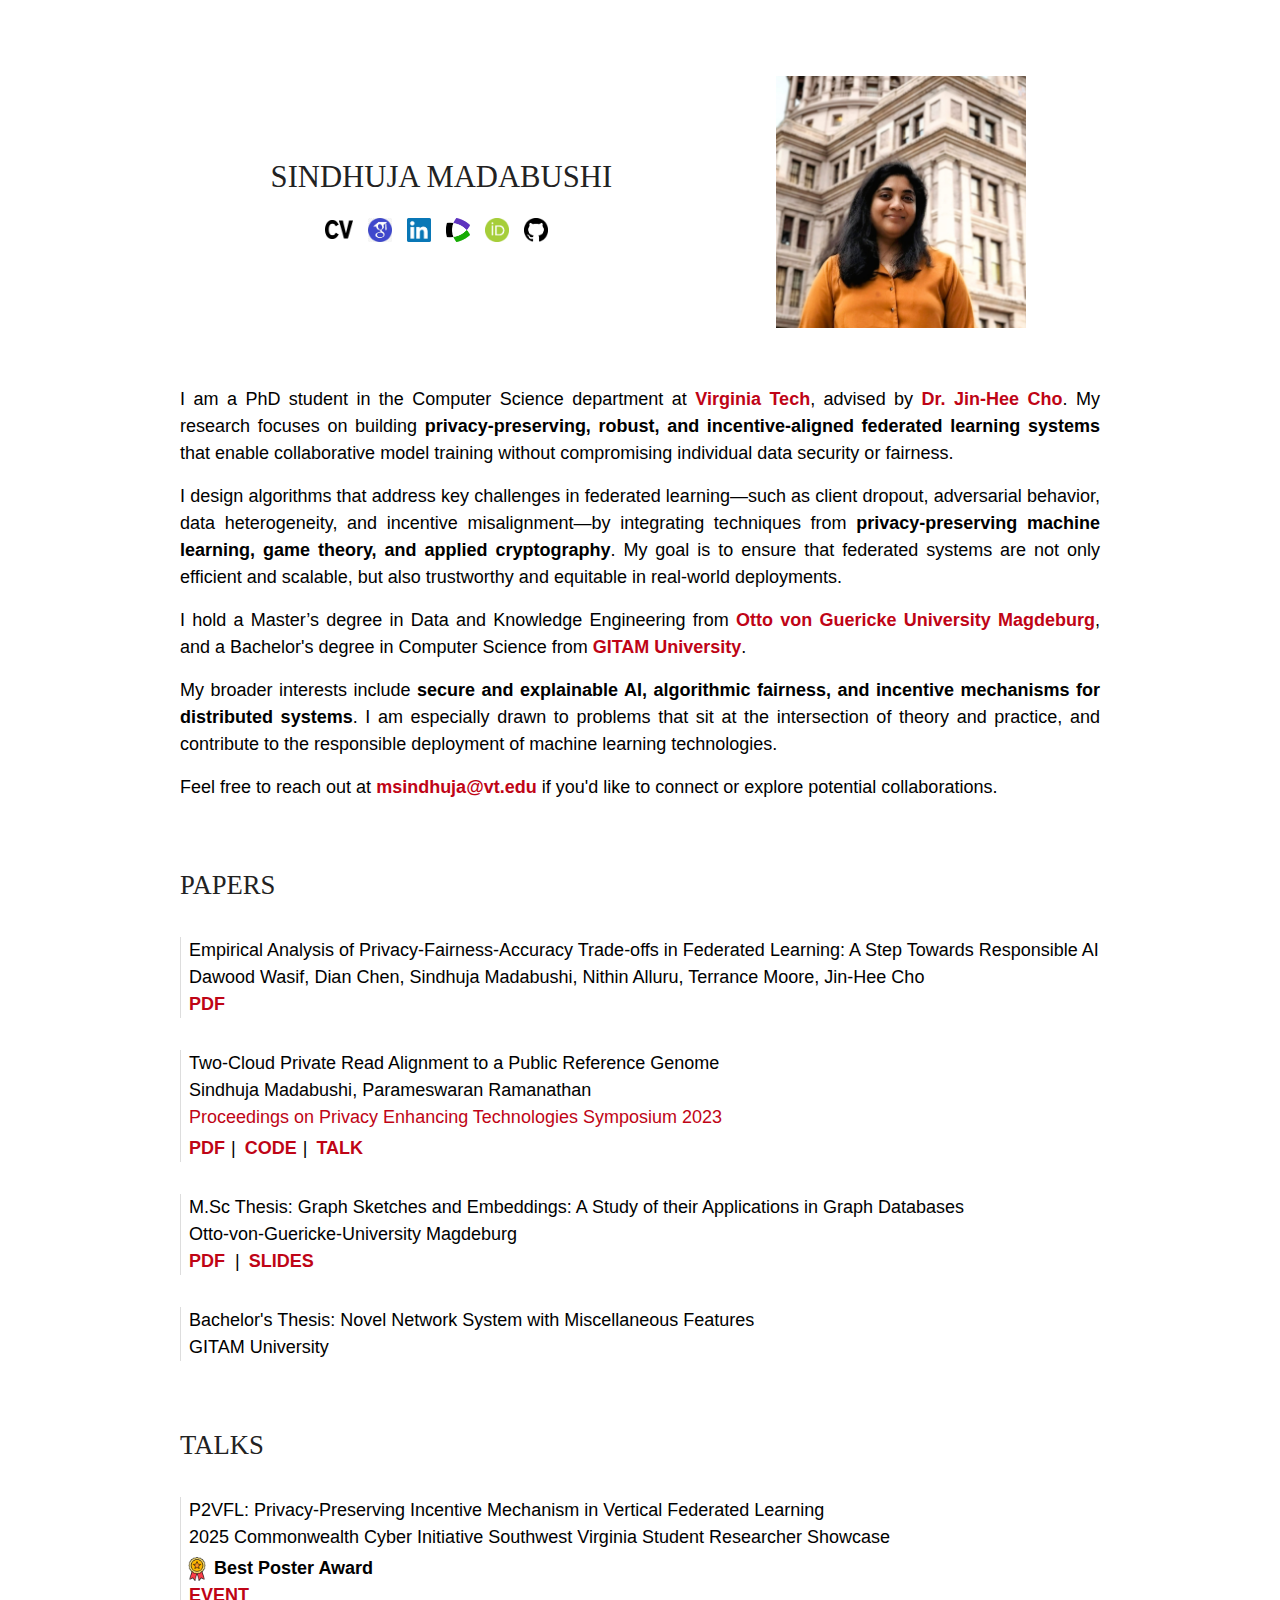
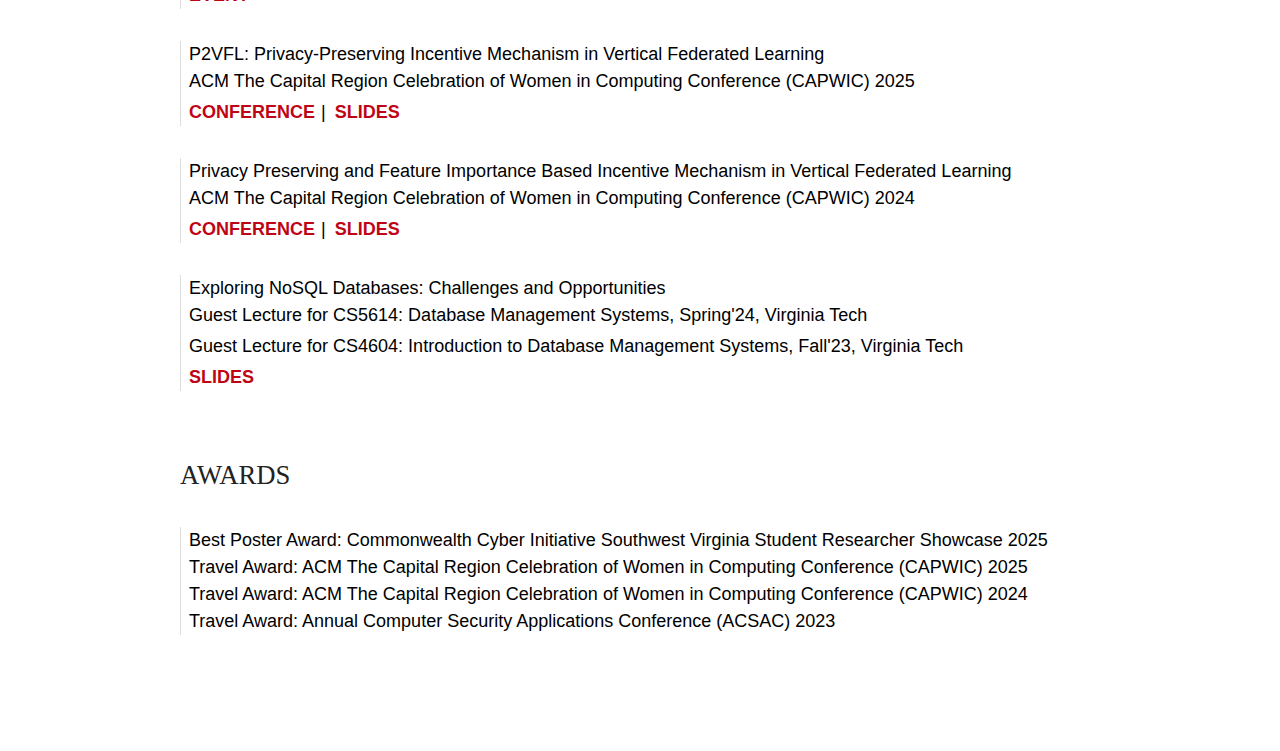
<file: index.html>
<!doctype html>
<html lang="en">
  <head>

    <!-- Required meta tags -->
    <meta charset="utf-8">
    <meta name="viewport" content="width=device-width, initial-scale=1, shrink-to-fit=no">
    <meta name="description" content="PhD Student at Virginia Tech">
    <meta name="author" content="Sindhuja Madabushi">
    <meta name="theme-color" content="#222222">

<!--     <link rel="apple-touch-icon" sizes="180x180" href="images/nicons/SM.png">
    <link rel="icon" type="image/png" sizes="32x32" href="images/nicons/favicon-32x32.png">
    <link rel="icon" type="image/png" sizes="16x16" href="images/nicons/favicon-16x16.png">
 -->

    <link rel="apple-touch-icon" sizes="180x180" href="images/nicons/SM.png">
    <link rel="icon" type="image/png" sizes="32x32" href="images/nicons/SM_32.png">
    <link rel="icon" type="image/png" sizes="16x16" href="images/nicons/SM_16.png">

    
    <!-- Bootstrap CSS -->
    <link rel="stylesheet" href="https://stackpath.bootstrapcdn.com/bootstrap/4.4.1/css/bootstrap.min.css" integrity="sha384-Vkoo8x4CGsO3+Hhxv8T/Q5PaXtkKtu6ug5TOeNV6gBiFeWPGFN9MuhOf23Q9Ifjh" crossorigin="anonymous">
    <link rel="stylesheet" href="assets/style.css">
      
    <title>Sindhuja Madabushi</title>
  </head>
  <body>
<!-- <h1>Website under construction</h1>  -->
    <div class="container pt-5 allstuffp" style="padding-top: 0px !important;">

            <div class="row pt-5 allstuff" style="padding-top: 40px !important;margin-bottom: 100px">
            <div class="col-md-10 pt-5 about" style="padding-top: 0px !important; margin: auto">
                
              <table style="width: 100%; border-collapse: collapse; text-align: center;padding-bottom: 25px">
                    <tr>
                      
                      <td style="padding: 20px;">
                        <p class="name" style="color: rgb(34, 34, 34); font-size: 23pt; font-family: Avenir; text-align: center;">SINDHUJA MADABUSHI</p>
                         <div>
                            <!-- Icons below the name -->
                            <a href="assets/Resume__Copy_.pdf" target="blank" style="margin-right: 10px;">
                              <img src="images/CV.png" alt="GitHub" style="width: 28px; height: 19px !important;">
                            </a>
                            <a href="https://scholar.google.com/citations?user=VlN4J6QAAAAJ&hl=en&oi=ao" target="blank" style="margin-right: 10px;">
                              <img src="images/googlescholar.png" alt="Google Scholar" style="width: 24px; height: 24px;">
                            </a>
                            <a href="https://www.linkedin.com/in/sindhuja-madabushi/" target="blank" style="margin-right: 10px;">
                              <img src="images/linkedin.png" alt="CV" style="width: 24px; height: 24px;">
                            </a>
                            <a href="https://www.webofscience.com/wos/author/record/LLL-8038-2024" target="blank" style="margin-right: 10px;">
                              <img src="images/WOS.png" alt="Twitter" style="width: 24px; height: 24px;">
                            </a>
                            <a href="https://orcid.org/my-orcid?orcid=0000-0002-8752-4872" target="blank" style="margin-right: 10px;">
                              <img src="images/orcid.png" alt="LinkedIn" style="width: 24px; height: 24px;">
                            </a>
                            <a href="https://github.com/sindhujamadabushi" target="blank" style="margin-right: 10px;">
                              <img src="images/github.png" alt="Extra" style="width: 24px; height: 24px;">
                            </a>
                          </div>
                      </td>
                      
                      
                      <td style="padding: 20px;">
                         <img src="images/madabushi_profile_pic.jpeg" class="profilepic pt-3 pb-2" style="width:250px">
                      </td>
                    </tr>
                  </table>
              
             
<!--                  <p style="padding-top: 30px !important;"> I am a PhD student in the Computer Science department at<b> <a href="https://www.vt.edu" target="blank">Virginia Tech</a></b> advised by <b><a href="https://people.cs.vt.edu/jicho/index.html" target="blank">Jin-Hee Cho</a></b>. My research focuses on privacy, security, fairness, and incentives in federated learning to enable collaborative machine learning while safeguarding individuals' data.</p>
                <p>Previously, I conducted research at <b><a href="https://www.wisc.edu" target="blank">University of Wisconsin-Madison</a></b> where I worked with <b><a href="https://ramanathan.ece.wisc.edu" target="blank">Parmeswaran Ramanathan</a></b> to design privacy-preserving algorithms for human genome read alignment. I received my Master's degree in Data and Knowledge Engineering from <b><a href="https://www.ovgu.de" target="blank">Otto-von-Guericke Universität Magdeburg</a></b>, and my Bachelor's degree in Computer Science from <b><a href="https://www.gitam.edu" target="blank">GITAM University</a></b>.</p>
             
             <p>My research interests encompass privacy and robustness in federated learning, design of privacy-preserving algorithms and incentive mechanisms, explainable AI, and applied cryptography. Through my work on federated learning and the design of incentive mechanisms, I aim to address critical challenges, ensuring that these systems are not only effective and efficient but also equitable and trustworthy. </p>
              <p>Feel free to email me at <a class="" target="_blank" href="mailto:msindhuja@vt.edu"> msindhuja@vt.edu</a> to discuss potential collaborations!</p> -->
                
              <p style="padding-top: 30px !important;">
                I am a PhD student in the Computer Science department at <b><a href="https://www.vt.edu" target="_blank">Virginia Tech</a></b>, advised by <b><a href="https://people.cs.vt.edu/jicho/index.html" target="_blank">Dr. Jin-Hee Cho</a></b>. My research focuses on building <b>privacy-preserving, robust, and incentive-aligned federated learning systems</b> that enable collaborative model training without compromising individual data security or fairness.</p>
            
            <p>
                I design algorithms that address key challenges in federated learning—such as client dropout, adversarial behavior, data heterogeneity, and incentive misalignment—by integrating techniques from <b>privacy-preserving machine learning, game theory, and applied cryptography</b>. My goal is to ensure that federated systems are not only efficient and scalable, but also trustworthy and equitable in real-world deployments.</p>
            
            <p>
                I hold a Master’s degree in Data and Knowledge Engineering from <b><a href="https://www.ovgu.de" target="_blank">Otto von Guericke University Magdeburg</a></b>, and a Bachelor's degree in Computer Science from <b><a href="https://www.gitam.edu" target="_blank">GITAM University</a></b>.</p>
            
            <p>
                My broader interests include <b>secure and explainable AI, algorithmic fairness, and incentive mechanisms for distributed systems</b>. I am especially drawn to problems that sit at the intersection of theory and practice, and contribute to the responsible deployment of machine learning technologies.</p>
            
            <p>
                Feel free to reach out at <a href="mailto:msindhuja@vt.edu" target="_blank">msindhuja@vt.edu</a> if you'd like to connect or explore potential collaborations.</p>
                          
              
              
              <p class="header pt-5" style="color: rgb(34, 34, 34); font-size: 20pt; font-family: Avenir;">PAPERS</p>


              
                <div class="py-2">
                 <p class="paper my-2 pl-2">
                     <span class="papertitle">Empirical Analysis of Privacy-Fairness-Accuracy Trade-offs in Federated Learning: A Step Towards Responsible AI</span><br>
                     Dawood Wasif, Dian Chen, <span class="thisauthor">Sindhuja Madabushi</span>, Nithin Alluru, Terrance Moore, Jin-Hee Cho</br>
                     <a class="tag" href="https://arxiv.org/pdf/2503.16233?" target="_blank">PDF</a>
                   
                 </p>
                 </div>

              
              
              <div class="py-2">
                 <p class="paper my-2 pl-2">
                     <span class="papertitle">Two-Cloud Private Read Alignment to a Public Reference Genome</span><br>
                     <span class="thisauthor">Sindhuja Madabushi</span>, Parameswaran Ramanathan</br>
                     <span class="conf"><a class="confshort" href="https://petsymposium.org/2023/">Proceedings on Privacy Enhancing Technologies Symposium 2023</a>  </span><br>
                     <a class="tag" href="https://petsymposium.org/popets/2023/popets-2023-0062.pdf" target="_blank">PDF</a><span class="tagsep">|</span>
                   <a class="tag" href="https://github.com/sindhujamadabushi/TwoCloudShuffledBWT" target="_blank">CODE</a><span class="tagsep">|</span>
                     <a class="tag" href="https://www.youtube.com/watch?v=cMCEkCwrV1M" target="_blank">TALK</a>
                 </p>
                 </div>
                 
              <div class="py-2">
                 <p class="paper my-2 pl-2">
                     <span class="papertitle">M.Sc Thesis: Graph Sketches and Embeddings: A Study of their Applications in Graph Databases</span><br>
                   Otto-von-Guericke-University Magdeburg</br>
 <!--                <span class="conf"><a class="confshort" href="https://www.inf.ovgu.de/inf/en/Study/Being+a+student/Incoming/FIN+Officials.html"> Otto-von-Guericke-University Magdeburg</a></span><br> -->
                     <a class="tag" href="https://wwwiti.cs.uni-magdeburg.de/iti_db/publikationen/ps/auto/madabushi2019graphsketches.pdf" target="_blank">PDF</a><span class="tagsep"><span class="tagsep">|</span> 
                     <a class="tag" href="assets/madabushi_2019_graphsketches_slides.pdf" target="_blank">SLIDES</a>
                 </p>
                 </div>

              <div class="py-2">
                 <p class="paper my-2 pl-2">
                     <span class="papertitle">Bachelor's Thesis: Novel Network System with Miscellaneous Features</span><br>
                      GITAM University</br>
                    
                 </p>
                 </div>
                 
              <p class="header pt-5" style="color: rgb(34, 34, 34); font-size: 20pt; font-family: Avenir;">TALKS</p>       
                <div class="py-2">
                    <p class="paper my-2 pl-2">
                        <span class="papertitle">P2VFL: Privacy-Preserving Incentive Mechanism in Vertical Federated Learning</span><br>
                
                        <span class="conf">2025 Commonwealth Cyber Initiative Southwest Virginia Student Researcher Showcase</span><br>
                        <img src="images/award.png" alt="Award" style="height: 24px !important; vertical-align: middle; margin-left: -4px !important; width: 24px !important;">
                        <span class="papertag" style="font-weight: bold;">Best Poster Award</span></br>
                        <a class="tag" href="https://cyberinitiative-swva.org/news/events/cci-student-researcher-showcase-2025.html" target="_blank">EVENT</a>
<!--                         <span class="tagsep">|</span> -->
<!--                         <a class="tag" href="" target="_blank">POSTER</a> -->
                    </p>
                  </div>
            

              
                  <div class="py-2">
                 <p class="paper my-2 pl-2">
                     <span class="papertitle">P2VFL: Privacy-Preserving Incentive Mechanism in Vertical Federated Learning</span><br>

                     <span class="conf">ACM The Capital Region Celebration of Women in Computing Conference (CAPWIC) 2025</span><br>
                     <a class="tag" href="https://capwic.org" target="_blank">CONFERENCE</a><span class="tagsep">|</span>
                     <a class="tag" href=""
                         target="_blank">SLIDES</a>
                 </p>
                 </div>
              
                 <div class="py-2">
                 <p class="paper my-2 pl-2">
                     <span class="papertitle">Privacy Preserving and Feature Importance Based Incentive Mechanism in Vertical Federated Learning</span><br>

                     <span class="conf">ACM The Capital Region Celebration of Women in Computing Conference (CAPWIC) 2024</span><br>
                     <a class="tag" href="https://capwic.org/conferences/2024/" target="_blank">CONFERENCE</a><span class="tagsep">|</span>
                     <a class="tag" href="assets/Sindhuja_CAPWIC_talk_VFL_2024.pdf"
                         target="_blank">SLIDES</a>
                 </p>
                 </div>
                 <div class="py-2">
                 <p class="paper my-2 pl-2">
                     <span class="papertitle">Exploring NoSQL Databases: Challenges and Opportunities</span><br>
                      <span class="conf">Guest Lecture for CS5614: Database Management Systems, Spring'24, Virginia Tech</span><br>
                       <span class="conf">Guest Lecture for CS4604: Introduction to Database Management Systems, Fall'23, Virginia Tech</span><br>
                     
                     <a class="tag" href="assets/Exploring NoSQL Databases_ Challenges and Opportunities.pdf" target="_blank">SLIDES</a>
                 </p>
                 </div>

             <p class="header pt-5" style="color: rgb(34, 34, 34); font-size: 20pt; font-family: Avenir;">AWARDS</p>
                 <div class="py-2">
                 <p class="paper my-2 pl-2">
                   <span class="papertitle">Best Poster Award: Commonwealth Cyber Initiative Southwest Virginia Student Researcher Showcase 2025</a></span><br>
                   
                   <span class="papertitle">Travel Award: ACM The Capital Region Celebration of Women in Computing Conference (CAPWIC) 2025</a></span><br>
                     <span class="papertitle">Travel Award: ACM The Capital Region Celebration of Women in Computing Conference (CAPWIC) 2024</a></span><br>
                      <span class="papertitle">Travel Award: Annual Computer Security Applications Conference (ACSAC) 2023</a></span><br>
                     
                 </p>
                 </div>

              
<!--               <a href="index1.html" target="blank" style="text-decoration:none !important">beyond work</a> -->
                




              
                   </div>
             </div> 


           </div>
            
        </div>
    </div>

    <!-- Optional JavaScript -->
    <!-- jQuery first, then Popper.js, then Bootstrap JS -->
    <script src="https://code.jquery.com/jquery-3.4.1.slim.min.js" integrity="sha384-J6qa4849blE2+poT4WnyKhv5vZF5SrPo0iEjwBvKU7imGFAV0wwj1yYfoRSJoZ+n" crossorigin="anonymous"></script>
    <script src="https://cdn.jsdelivr.net/npm/popper.js@1.16.0/dist/umd/popper.min.js" integrity="sha384-Q6E9RHvbIyZFJoft+2mJbHaEWldlvI9IOYy5n3zV9zzTtmI3UksdQRVvoxMfooAo" crossorigin="anonymous"></script>
    <script src="https://stackpath.bootstrapcdn.com/bootstrap/4.4.1/js/bootstrap.min.js" integrity="sha384-wfSDF2E50Y2D1uUdj0O3uMBJnjuUD4Ih7YwaYd1iqfktj0Uod8GCExl3Og8ifwB6" crossorigin="anonymous"></script>
    <script src="assets/style.js"></script>
</body>
  <style>
  </style>
</html>
</file>
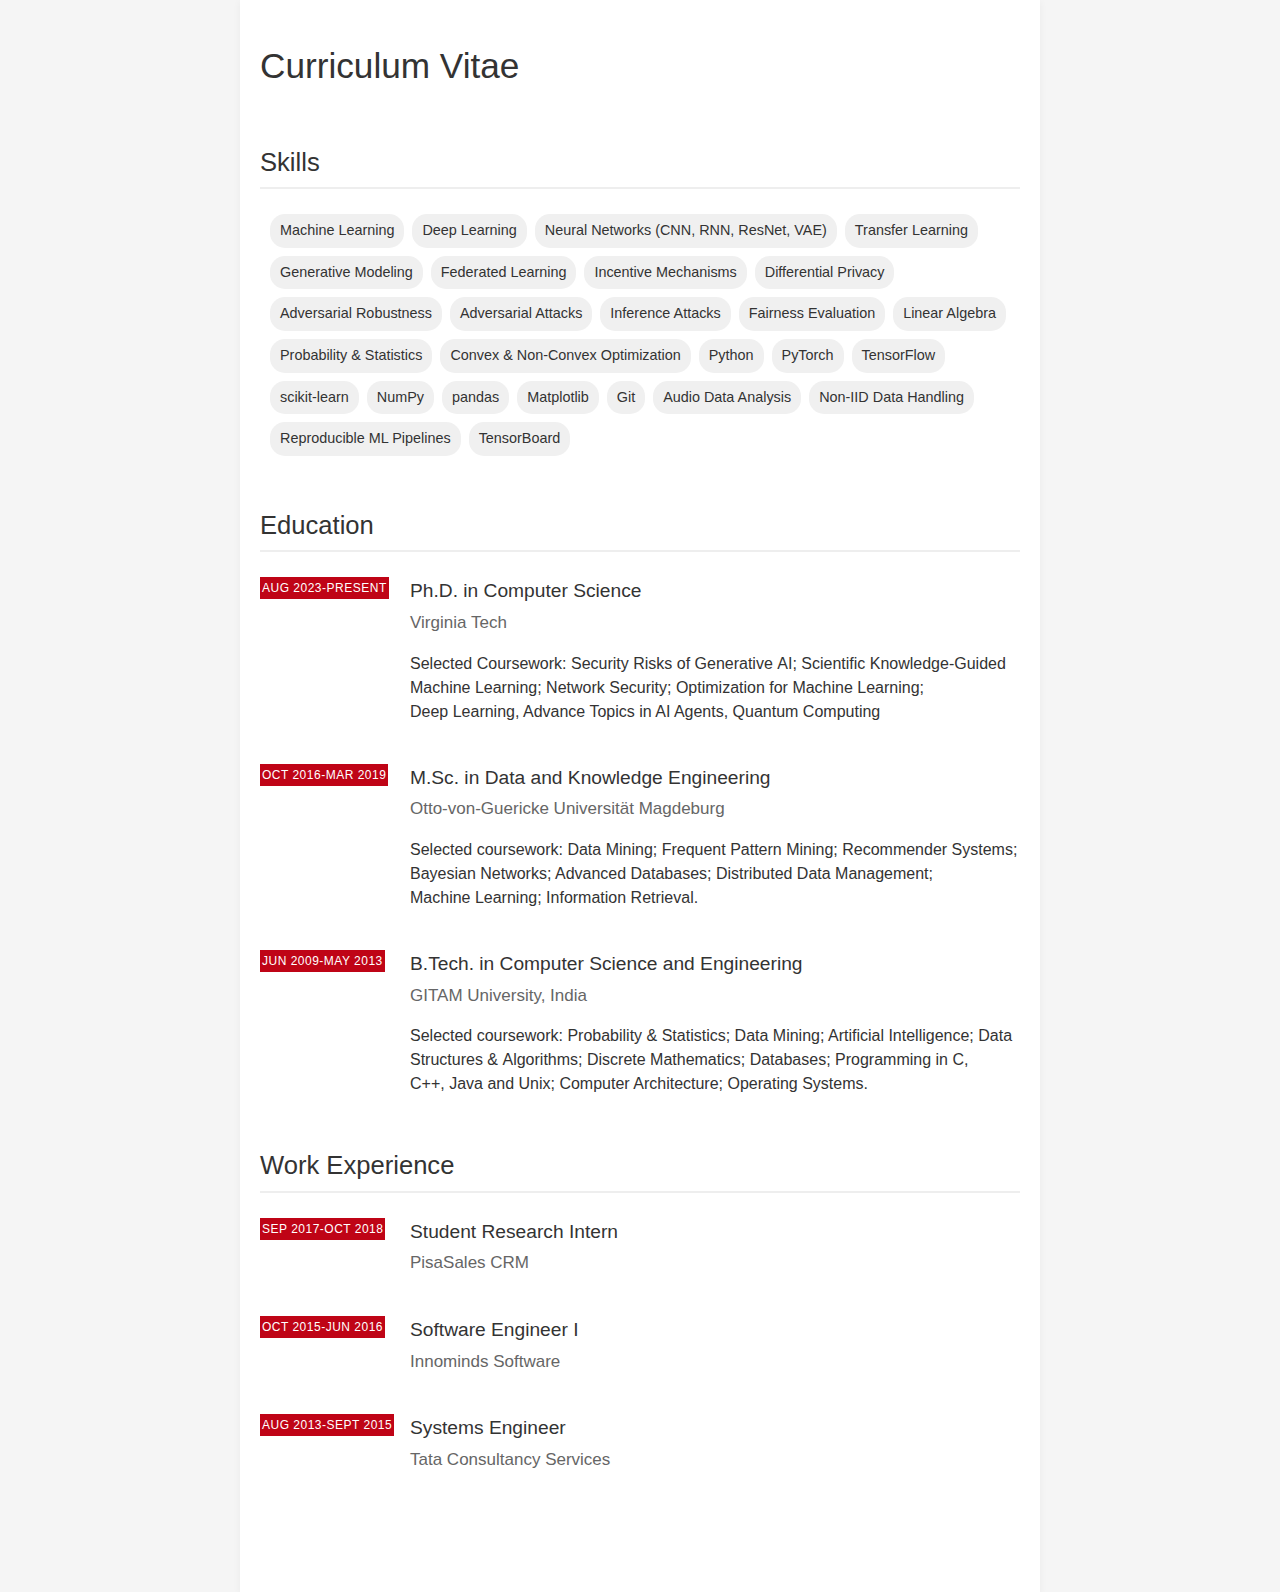
<file: cv.html>
<!DOCTYPE html>
<html lang="en">
<head>
  <meta charset="UTF-8">
  <meta name="viewport" content="width=device-width, initial-scale=1.0">
  <title>Curriculum&nbsp;Vitae&nbsp;|&nbsp;Sindhuja&nbsp;Madabushi</title>
  <!--
    This standalone CV page was hand‑crafted to mirror the look and feel of
    Ján Drgoňa’s CV page (https://drgona.github.io/cv/) while using only
    local styles.  All styles are contained within this file so that it
    can be dropped into a static site without depending on external CSS
    frameworks.  The coloured date labels and clean typography evoke
    the original theme’s aesthetic without copying its code.
  -->
  <style>
    /* Import Roboto from Google Fonts for a modern sans‑serif look */
    @import url('https://fonts.googleapis.com/css2?family=Roboto:wght@300;400;500;700&display=swap');

    :root {
      --primary-colour: #a012c4; /* purple accent used for date labels */
      --light-grey: #f5f5f5;
      --dark-text: #333;
      --muted-text: #666;
    }

    * {
      box-sizing: border-box;
    }

    body {
      margin: 0;
      padding: 0;
      font-family: sans-serif;
      font-weight: 300;
      font-size: 16px;
      line-height: 1.5;
      color: var(--dark-text);
      background-color: var(--light-grey);
    }

    /* Page container centres the content and adds breathing room */
    .container {
      max-width: 900px;
      margin: 0 auto;
      padding: 40px 20px 80px;
      background: #fff;
      box-shadow: 0 2px 8px rgba(0,0,0,0.05);
    }

    h1 {
      margin-top: 0;
      font-size: 2.2rem;
      font-weight: 500;
    }

    .section {
      margin-top: 50px;
    }

    .section h2 {
      margin-bottom: 25px;
      font-size: 1.6rem;
      font-weight: 500;
      border-bottom: 2px solid #eee;
      padding-bottom: 6px;
    }

    /* CV entry styling */
    .cv-item {
      position: relative;
      padding-left: 110px;
      margin-bottom: 40px;
    }

    /* Date label sits flush to the left of each entry */
    .cv-item .date-label {
      position: absolute;
      left: 0;
      top: 0;
      font-size: 0.75rem;
      font-weight: 500;
      color: #fff;
      background-color: #bf0416;
      padding: 2px 2px;
      text-transform: uppercase;
      letter-spacing: 0.5px;
    }

    .cv-item h3 {
      margin: 0;
      font-size: 1.2rem;
      font-weight: 500;
    }

    .cv-item .institution {
      margin-top: 4px;
      margin-bottom: 8px;
      font-size: 1rem;
      color: var(--muted-text);
    }

    .cv-item ul {
      margin: 0;
      padding-left: 18px;
    }

    .cv-item ul li {
      margin-bottom: 6px;
    }

    /* Responsive adjustments */
    @media screen and (max-width: 600px) {
      .cv-item {
        padding-left: 0;
      }
      .cv-item .date-label {
        position: static;
        display: inline-block;
        margin-bottom: 8px;
      }
    }
  </style>
</head>
<body>
  <div class="container" style="width: 800px !important;">
    <h1>Curriculum&nbsp;Vitae</h1>


  <!-- Skills Section -->
<section class="section" id="skills">
  <h2>Skills</h2>
  <div style="display: flex; flex-wrap: wrap; gap: 8px; margin-left: 10px;">
    <span style="background-color:#f0f0f0; padding:6px 10px; border-radius:15px; font-size:0.9rem;">Machine Learning</span>
    <span style="background-color:#f0f0f0; padding:6px 10px; border-radius:15px; font-size:0.9rem;">Deep Learning</span>
    <span style="background-color:#f0f0f0; padding:6px 10px; border-radius:15px; font-size:0.9rem;">Neural Networks (CNN, RNN, ResNet, VAE)</span>
    <span style="background-color:#f0f0f0; padding:6px 10px; border-radius:15px; font-size:0.9rem;">Transfer Learning</span>
    <span style="background-color:#f0f0f0; padding:6px 10px; border-radius:15px; font-size:0.9rem;">Generative Modeling</span>
    <span style="background-color:#f0f0f0; padding:6px 10px; border-radius:15px; font-size:0.9rem;">Federated Learning</span>
    <span style="background-color:#f0f0f0; padding:6px 10px; border-radius:15px; font-size:0.9rem;">Incentive Mechanisms</span>
    <span style="background-color:#f0f0f0; padding:6px 10px; border-radius:15px; font-size:0.9rem;">Differential Privacy</span>
    <span style="background-color:#f0f0f0; padding:6px 10px; border-radius:15px; font-size:0.9rem;">Adversarial Robustness</span>
    <span style="background-color:#f0f0f0; padding:6px 10px; border-radius:15px; font-size:0.9rem;">Adversarial Attacks</span>
    <span style="background-color:#f0f0f0; padding:6px 10px; border-radius:15px; font-size:0.9rem;">Inference Attacks</span>
    <span style="background-color:#f0f0f0; padding:6px 10px; border-radius:15px; font-size:0.9rem;">Fairness Evaluation</span>
    <span style="background-color:#f0f0f0; padding:6px 10px; border-radius:15px; font-size:0.9rem;">Linear Algebra</span>
    <span style="background-color:#f0f0f0; padding:6px 10px; border-radius:15px; font-size:0.9rem;">Probability &amp; Statistics</span>
    <span style="background-color:#f0f0f0; padding:6px 10px; border-radius:15px; font-size:0.9rem;">Convex &amp; Non-Convex Optimization</span>
    <span style="background-color:#f0f0f0; padding:6px 10px; border-radius:15px; font-size:0.9rem;">Python</span>
    <span style="background-color:#f0f0f0; padding:6px 10px; border-radius:15px; font-size:0.9rem;">PyTorch</span>
    <span style="background-color:#f0f0f0; padding:6px 10px; border-radius:15px; font-size:0.9rem;">TensorFlow</span>
    <span style="background-color:#f0f0f0; padding:6px 10px; border-radius:15px; font-size:0.9rem;">scikit-learn</span>
    <span style="background-color:#f0f0f0; padding:6px 10px; border-radius:15px; font-size:0.9rem;">NumPy</span>
    <span style="background-color:#f0f0f0; padding:6px 10px; border-radius:15px; font-size:0.9rem;">pandas</span>
    <span style="background-color:#f0f0f0; padding:6px 10px; border-radius:15px; font-size:0.9rem;">Matplotlib</span>
    <span style="background-color:#f0f0f0; padding:6px 10px; border-radius:15px; font-size:0.9rem;">Git</span>
    <span style="background-color:#f0f0f0; padding:6px 10px; border-radius:15px; font-size:0.9rem;">Audio Data Analysis</span>
    <span style="background-color:#f0f0f0; padding:6px 10px; border-radius:15px; font-size:0.9rem;">Non-IID Data Handling</span>
    <span style="background-color:#f0f0f0; padding:6px 10px; border-radius:15px; font-size:0.9rem;">Reproducible ML Pipelines</span>
    <span style="background-color:#f0f0f0; padding:6px 10px; border-radius:15px; font-size:0.9rem;">TensorBoard</span>
    
  </div>
</section>


    


    

    <!-- Education Section -->
    <section class="section" id="education">
      <h2>Education</h2>

      <div class="cv-item">
        <span class="date-label">AUG 2023-PRESENT</span>
        <h3 style="margin-left:40px">Ph.D. in Computer Science</h3>
        <div class="institution" style="margin-left: 40px; font-size: 17px;">Virginia&nbsp;Tech</div>
        <p style="margin-left:40px">Selected Coursework: Security Risks of Generative&nbsp;AI; Scientific Knowledge‑Guided Machine&nbsp;Learning; Network Security; Optimization for Machine&nbsp;Learning; Deep&nbsp;Learning, Advance Topics in AI Agents, Quantum Computing</li>
        </p>
      </div>

      <div class="cv-item">
        <span class="date-label">OCT 2016-MAR 2019</span>
        <h3 style="margin-left:40px">M.Sc. in Data and Knowledge&nbsp;Engineering</h3>
        <div class="institution" style="margin-left: 40px; font-size: 17px;">Otto‑von‑Guericke Universität Magdeburg</div>
        <p style="margin-left:40px">Selected coursework: Data Mining; Frequent Pattern Mining; Recommender Systems; Bayesian Networks; Advanced Databases; Distributed Data Management; Machine&nbsp;Learning; Information Retrieval.</li>
        </p>
      </div>

      <div class="cv-item">
        <span class="date-label">JUN 2009-MAY 2013</span>
        <h3 style="margin-left:40px">B.Tech. in Computer Science and Engineering</h3>
        <div class="institution" style="margin-left: 40px; font-size: 17px;">GITAM University, India</div>
        <p style="margin-left:40px">Selected coursework: Probability&nbsp;&amp;&nbsp;Statistics; Data Mining; Artificial Intelligence; Data Structures &amp;&nbsp;Algorithms; Discrete Mathematics; Databases; Programming in C, C++,&nbsp;Java and Unix; Computer Architecture; Operating Systems.</li>
        </p>
      </div>
    </section>

    <!-- Work Experience Section -->
    <section class="section" id="experience">
      <h2>Work&nbsp;Experience</h2>

      <div class="cv-item">
        <span class="date-label">SEP 2017-OCT 2018</span>
        <h3 style="margin-left:40px">Student Research Intern</h3>
        <div class="institution" style="margin-left: 40px; font-size: 17px;">PisaSales&nbsp;CRM</div>

      </div>

      <div class="cv-item">
        <span class="date-label">OCT 2015-JUN 2016</span>
        <h3 style="margin-left:40px">Software Engineer&nbsp;I</h3>
        <div class="institution" style="margin-left: 40px; font-size: 17px;">Innominds&nbsp;Software</div>

      </div>

      <div class="cv-item">
        <span class="date-label">AUG 2013-SEPT 2015</span>
        <h3 style="margin-left:40px">Systems Engineer</h3>
        <div class="institution" style="margin-left: 40px; font-size: 17px;">Tata&nbsp;Consultancy&nbsp;Services</div>
      </div>
    </section>
  </div>
</body>
</html>
</file>
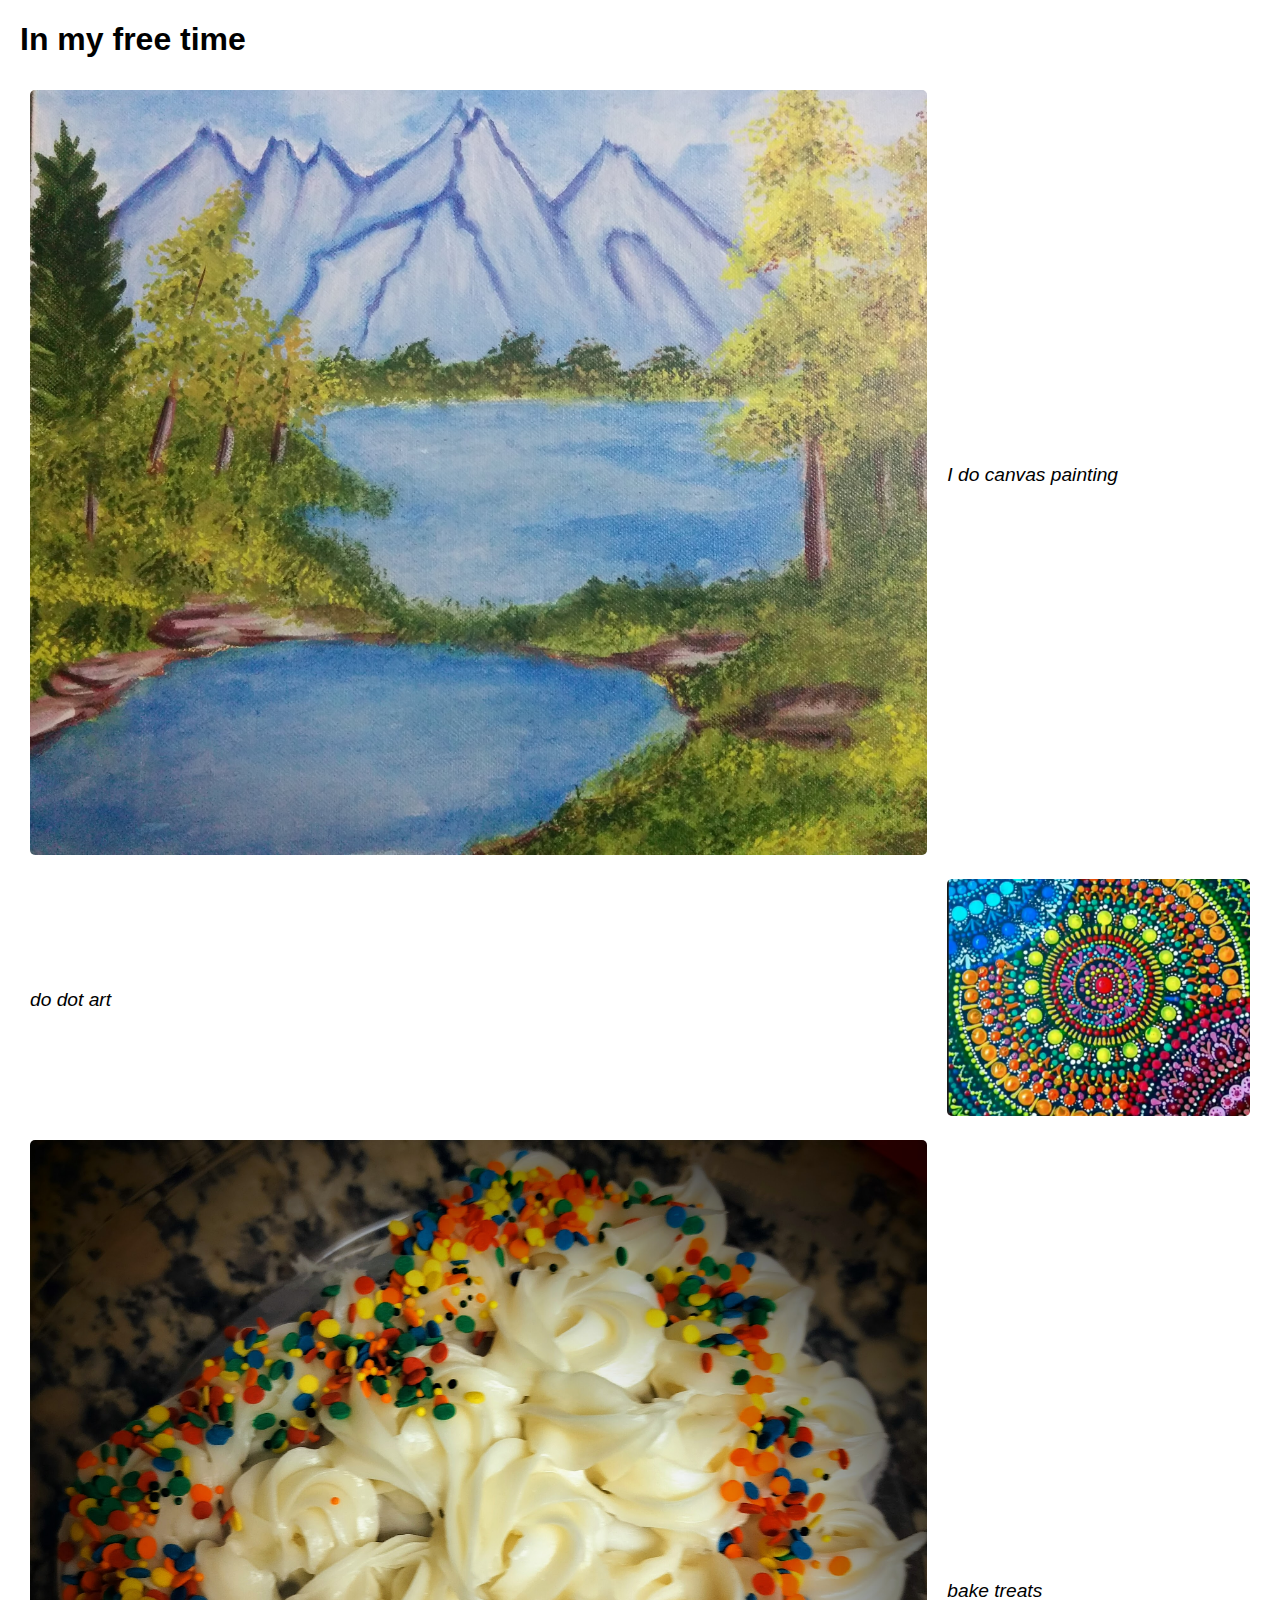
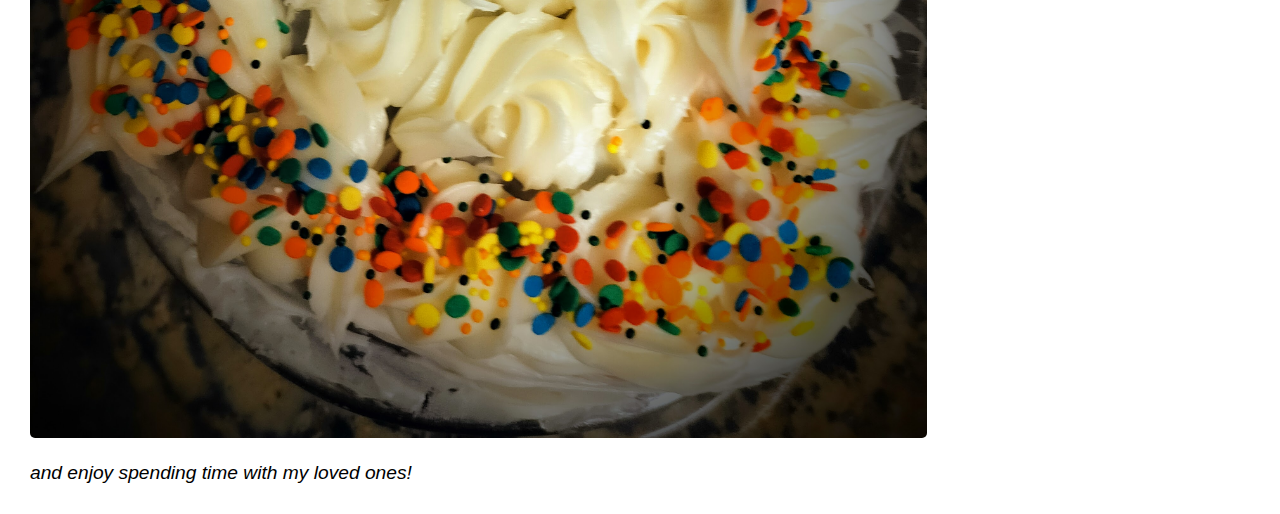
<file: index1.html>
<!DOCTYPE html>
<html lang="en">
<head>
    <meta charset="UTF-8">
    <meta name="viewport" content="width=device-width, initial-scale=1.0">
    <title>Photo Gallery</title>
    <style>
        body {
            font-family: Arial, sans-serif;
            margin: 20px;
        }
        table {
            width: 100%;
            border-collapse: collapse;
        }
        td {
            padding: 10px;
            vertical-align: middle;
        }
        img {
            max-width: 100%;
            height: auto;
            border-radius: 5px;
        }
        .caption {
            font-size: 1.2em;
            font-style: italic;
        }
    </style>
</head>
<body>
    <h1>In my free time</h1>
    <table>
        <!-- Row 1 -->
        <tr>
            <td><img src="images/painting1.jpg" alt="Photo 1"></td>
            <td class="caption">I do canvas painting</td>
        </tr>
        <!-- Row 2 -->
        <tr>
            <td class="caption">do dot art</td>
            <td><img src="images/dotart1.png" alt="Photo 2"></td>
        </tr>
        <!-- Row 3 -->
        <tr>
            <td><img src="images/bake.jpg" alt="Photo 3"></td>
            <td class="caption">bake treats</td>
        </tr>
         <tr>
            <td class="caption">and enjoy spending time with my loved ones!</td>
            <td></td>
        </tr>
    </table>
</body>
</html>
</file>
<file: assets/style.css>
.instilogo {
    height: 50px;
    filter: grayscale(20%);
}

a:hover {
/*     font-weight: 400;  */
    text-decoration: none;
    transition-duration: 0.3s;
    transition-timing-function: linear;
    color: #B22222; 
}

p{

    color: black;
    font-size: 18px;
    font-family: Bodoni 72;
    text-align: justify;
    
}

a {
    color: #bf0416 !important;
    font-size: 18px;
    font-weight: 600
    
}


.noter {
    font-size: 9pt;
}

.tagsep {
    padding: 4px;
}

.tag {
    padding-right: 2px;
}

.confshort {
    font-weight: 300;
}

.conf {
    display: inline-block;
    padding-bottom: 4px;
}

.paper {
    border-left: 1px solid #ddd;
}

.papertitle{
    color: black !important; 
    font-size: 18px !important; 
    font-weight: 500 !important; 
    text-decoration: none !important; 
    font-style: normal !important;

}



.menulink:hover {
    color: #111;
}

.profilepic {
    width: 250px;
/*     border-radius: 40%; */
    /* filter: grayscale(100%); */
}

@media (min-width: 768px) {
    .fixed-posi {
        /* width: 50%;
            margin-left: 50%;
            min-height:100%; */
        position: fixed;
    }
}

@media only screen and (max-width: 900px) {
    .allstuff {
        padding-top: 0px !important;
    }

    .allstuffp {
        padding-top: 0px !important;
    }

    .profilepic {
        width: 90px;
        border-radius: 40%;
        padding-top: 0px !important;
        padding-bottom: 0px !important;
        /* filter: grayscale(100%); */
    }

    .menur {
        padding-top: 18px !important;
    }

}

.thisauthor {
    color: black;
    font-size: 18px;
    font-weight: 300; 
    text-decoration: none; 
    font-style: normal;
    }
</file>
